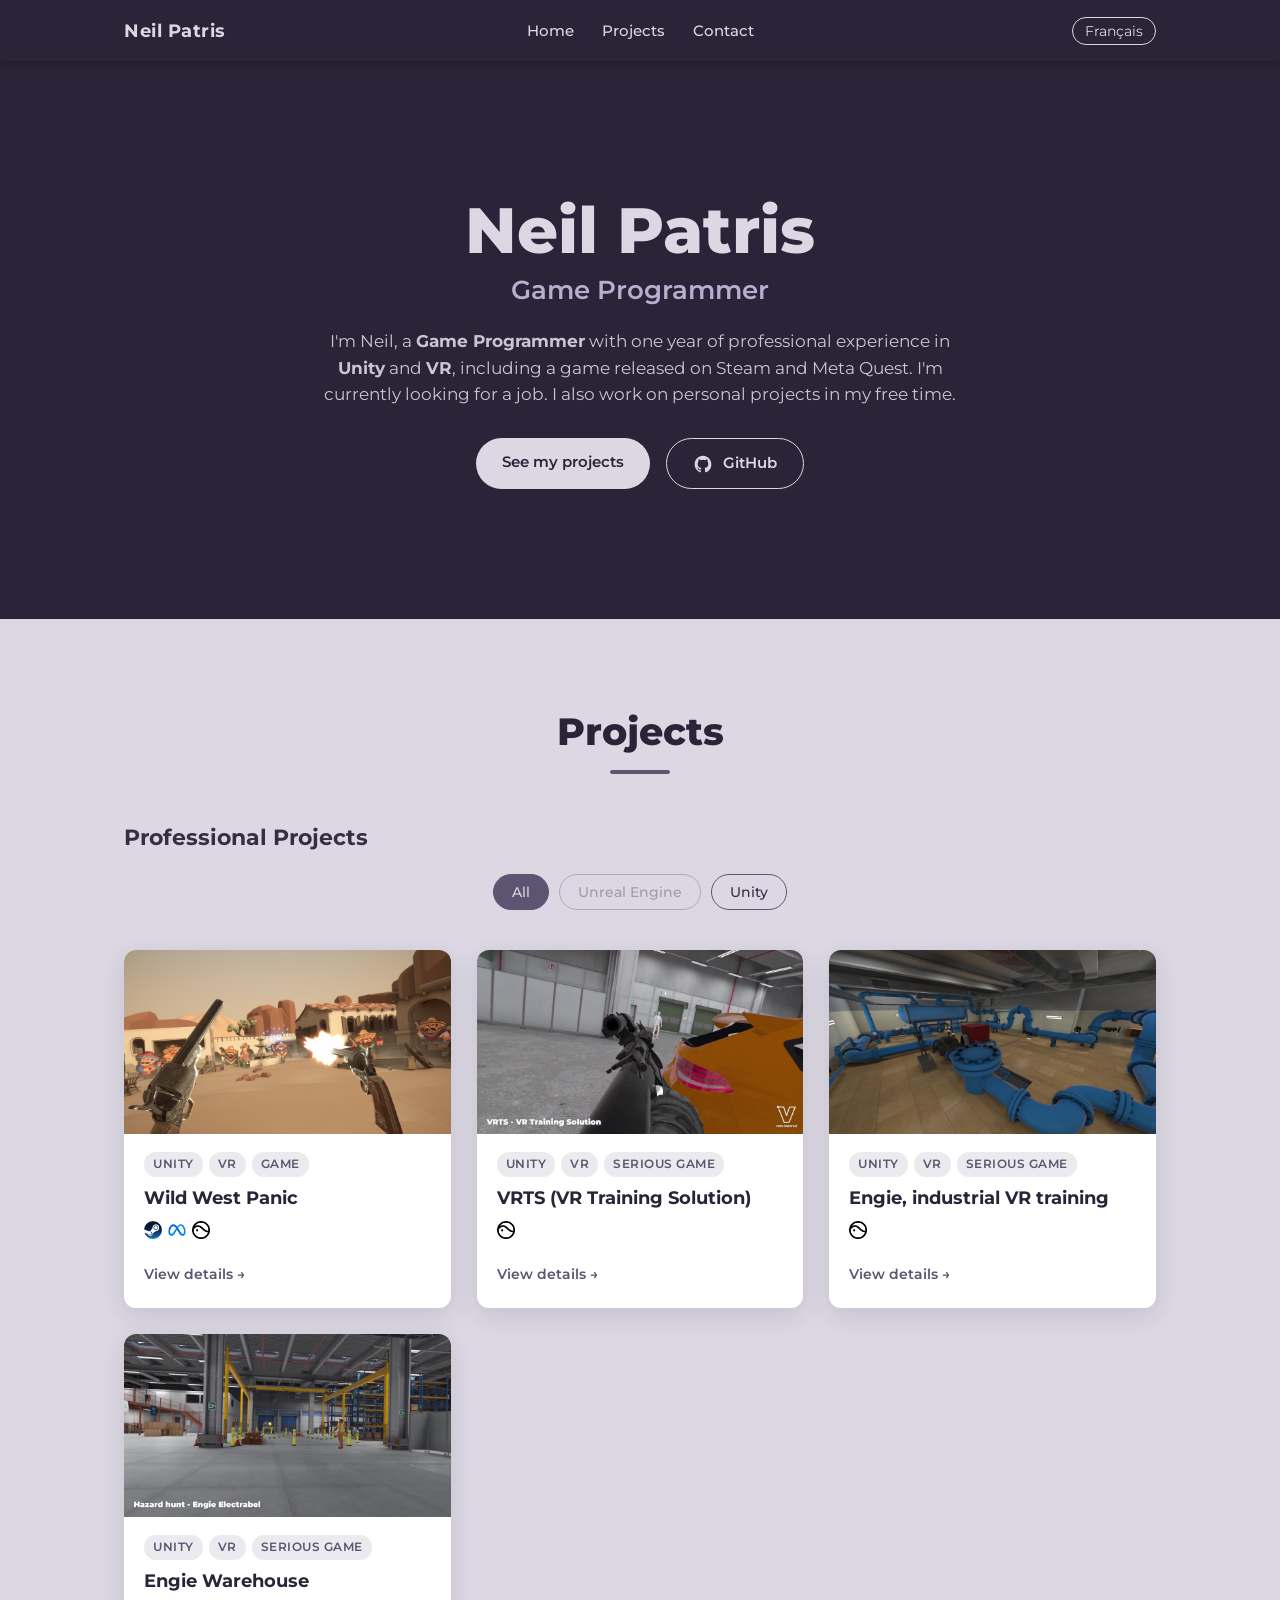
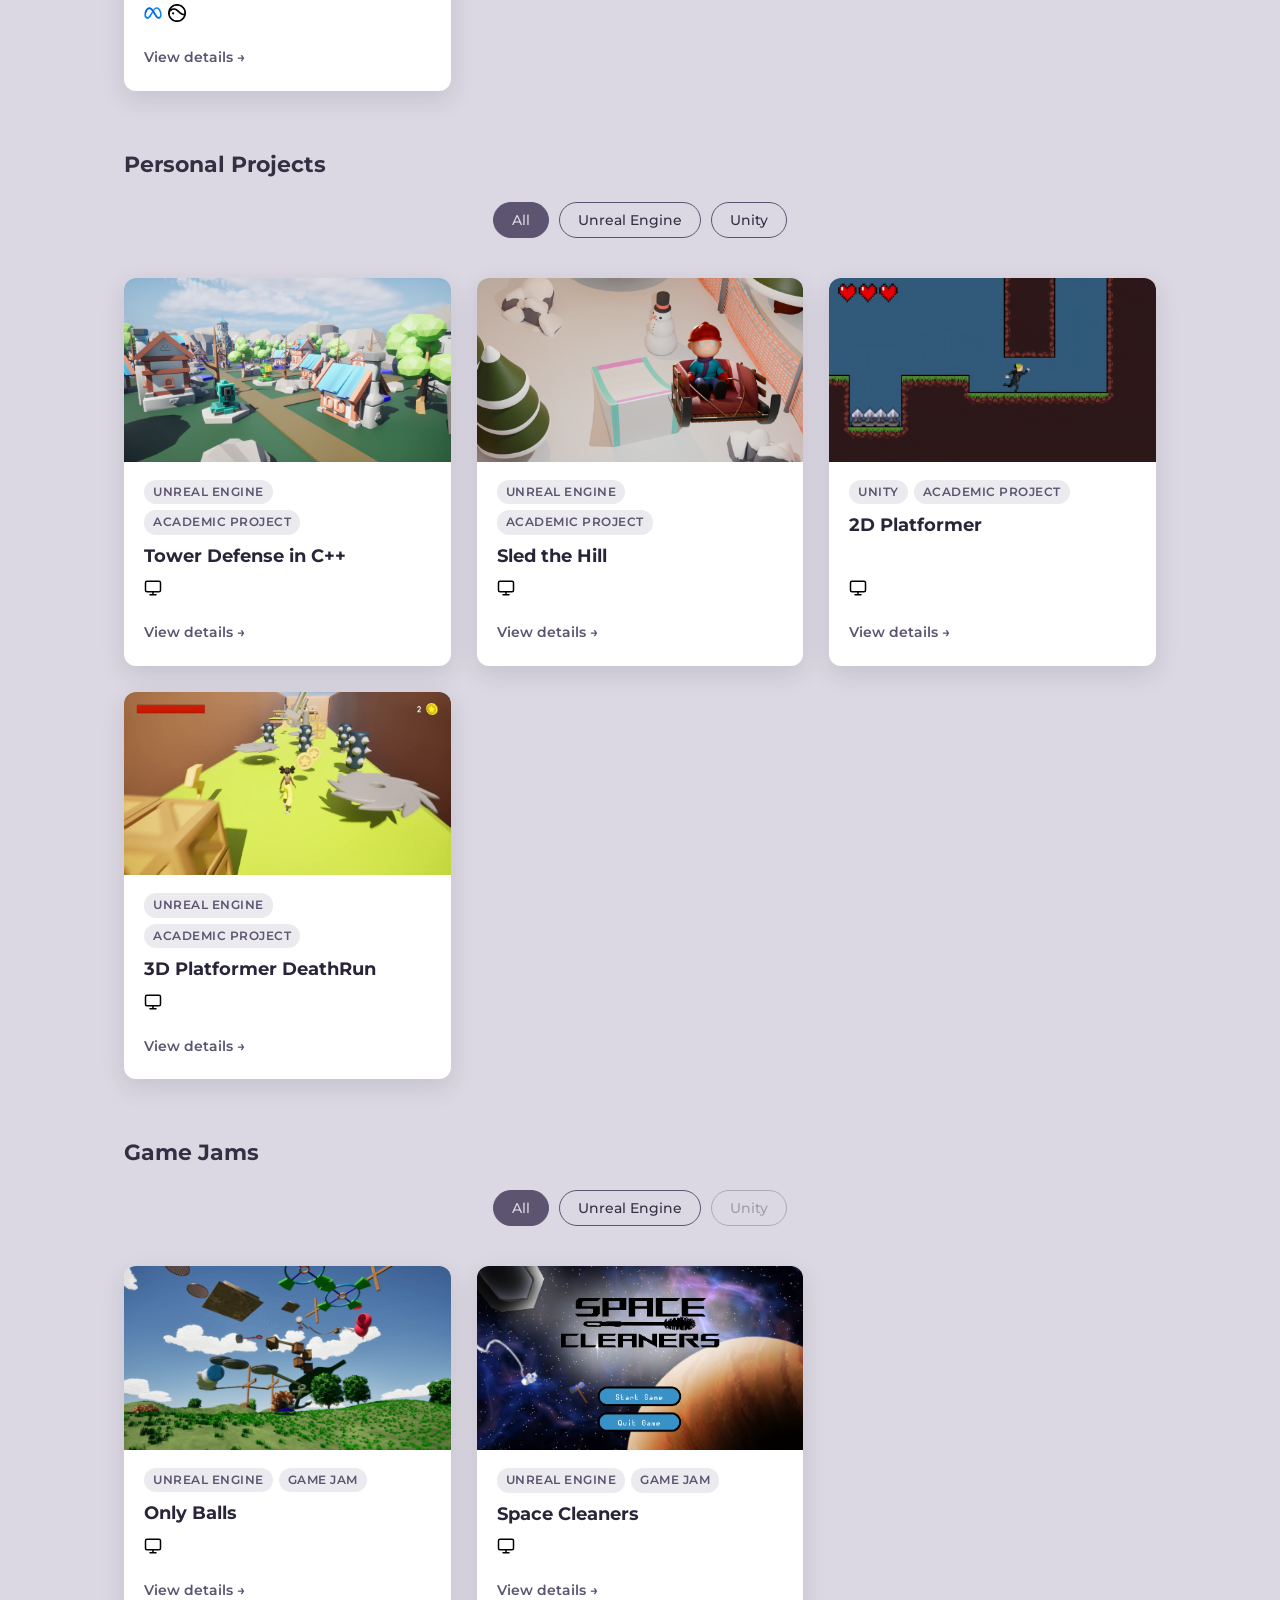
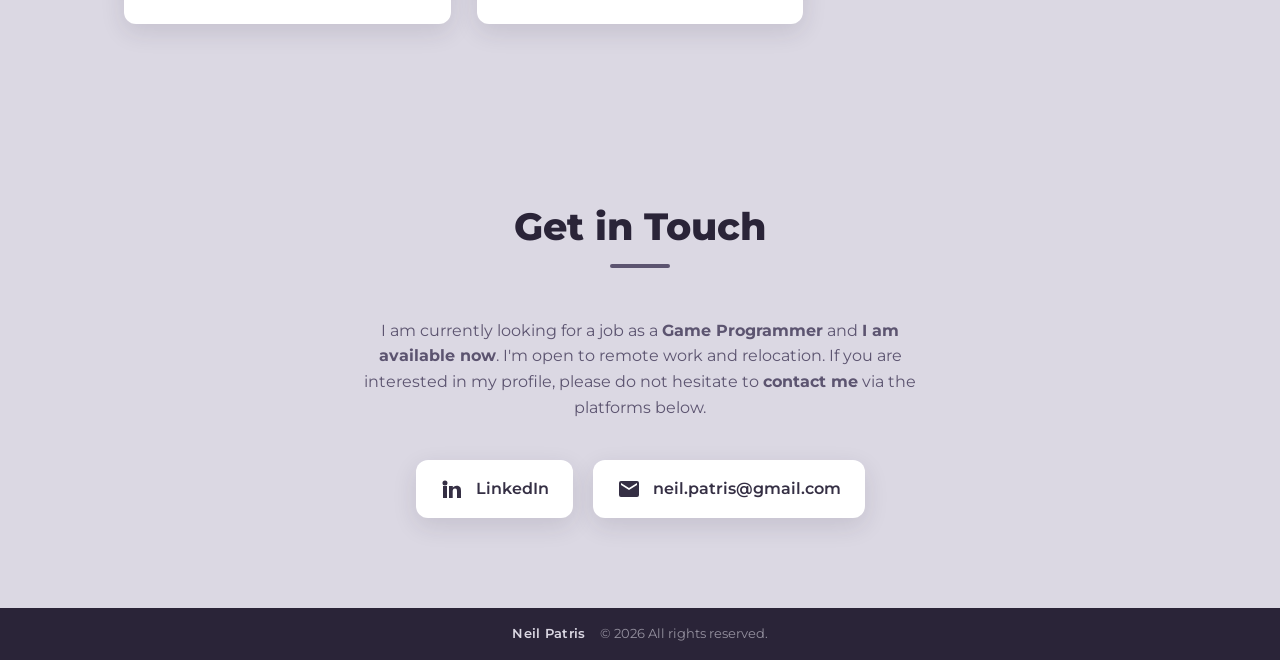
<file: index.html>
<!DOCTYPE html>
<html lang="en">
<head>
    <meta charset="UTF-8">
    <meta name="viewport" content="width=device-width, initial-scale=1.0">
    <title>Neil Patris | Game Programmer</title>
    <meta name="description" content="Portfolio de Neil Patris, Game Programmer. Gameplay, Unity, Unreal Engine, C#, C++ et développement VR.">

    <link rel="icon" type="image/png" href="img/favicon.png">

    <link rel="preconnect" href="https://fonts.googleapis.com">
    <link rel="preconnect" href="https://fonts.gstatic.com" crossorigin>
    <link href="https://fonts.googleapis.com/css2?family=Montserrat:wght@400;500;600;700;800&display=swap" rel="stylesheet">

    <link rel="stylesheet" href="css/style.css">
</head>
<body>

    <!-- NAVBAR -->
    <header class="nav">
        <div class="nav-inner">
            <a class="nav-logo" href="#accueil">Neil Patris</a>

            <nav class="nav-menu" id="nav-menu">
                <a href="#accueil" data-i18n="navHome">Home</a>
                <a href="#projets" data-i18n="navProjects">Projects</a>
                <a href="#contact" data-i18n="navContact">Contact</a>
            </nav>

            <div class="nav-right">
                <button class="lang-btn" id="lang-toggle" type="button">Français</button>
                <button class="nav-burger" id="nav-burger" aria-label="Menu" aria-expanded="false">
                    <span></span><span></span><span></span>
                </button>
            </div>
        </div>
    </header>

    <main>

        <!-- HERO -->
        <section class="hero" id="accueil">
            <div class="hero-content">
                <h1 class="hero-name">Neil Patris</h1>
                <h2 class="hero-role" data-i18n="heroRole">Game Programmer</h2>
                <p class="hero-text" data-i18n="heroText">
                    I'm Neil, a <strong>Game Programmer</strong> with one year of professional experience in <strong>Unity</strong> and <strong>VR</strong>,
                    including a game released on Steam and Meta Quest.
                    I'm currently looking for a job. I also work on personal projects in my free time.
                </p>
                <div class="hero-actions">
                    <a class="btn btn-primary" href="#projets" data-i18n="heroProjectsButton">Voir mes projets</a>
                    <a class="btn btn-github" href="https://github.com/neilpatris" target="_blank" rel="noopener">
                        <svg viewBox="0 0 24 24" aria-hidden="true"><path d="M12 2C6.48 2 2 6.58 2 12.25c0 4.53 2.87 8.37 6.84 9.73.5.1.68-.22.68-.49 0-.24-.01-.87-.01-1.71-2.78.62-3.37-1.37-3.37-1.37-.45-1.18-1.11-1.49-1.11-1.49-.91-.64.07-.62.07-.62 1 .07 1.53 1.05 1.53 1.05.89 1.56 2.34 1.11 2.91.85.09-.66.35-1.11.63-1.37-2.22-.26-4.56-1.14-4.56-5.07 0-1.12.39-2.03 1.03-2.75-.1-.26-.45-1.3.1-2.71 0 0 .84-.28 2.75 1.05a9.4 9.4 0 0 1 5 0c1.91-1.33 2.75-1.05 2.75-1.05.55 1.41.2 2.45.1 2.71.64.72 1.03 1.63 1.03 2.75 0 3.94-2.34 4.81-4.57 5.06.36.32.68.94.68 1.9 0 1.37-.01 2.48-.01 2.82 0 .27.18.6.69.49A10.02 10.02 0 0 0 22 12.25C22 6.58 17.52 2 12 2z"/></svg>
                        <span>GitHub</span>
                    </a>
                </div>
            </div>
        </section>

        <!-- PROJETS -->
        <section class="section" id="projets">
            <h2 class="section-title" data-i18n="projectsTitle">Projects</h2>

            <h3 class="subsection-title" data-i18n="proProjectsTitle">Professional Projects</h3>
            <div class="filter-bar" data-section="pro">
                <button class="filter-btn active" data-filter="all" data-i18n="filterAll">All</button>
                <button class="filter-btn" data-filter="Unreal Engine">Unreal Engine</button>
                <button class="filter-btn" data-filter="Unity">Unity</button>
            </div>

            <div class="projects-grid" id="pro-projects-grid">
                <!-- Cartes générées par js/projects.js -->
            </div>

            <h3 class="subsection-title" data-i18n="personalProjectsTitle">Personal Projects</h3>
            <div class="filter-bar" data-section="perso">
                <button class="filter-btn active" data-filter="all" data-i18n="filterAll">All</button>
                <button class="filter-btn" data-filter="Unreal Engine">Unreal Engine</button>
                <button class="filter-btn" data-filter="Unity">Unity</button>
            </div>

            <div class="projects-grid" id="projects-grid">
                <!-- Cartes générées par js/projects.js -->
            </div>

            <h3 class="subsection-title" data-i18n="gameJamsTitle">Game Jams</h3>
            <div class="filter-bar" data-section="jam">
                <button class="filter-btn active" data-filter="all" data-i18n="filterAll">All</button>
                <button class="filter-btn" data-filter="Unreal Engine">Unreal Engine</button>
                <button class="filter-btn" data-filter="Unity">Unity</button>
            </div>

            <div class="projects-grid" id="game-jam-grid">
                <!-- Cartes générées par js/projects.js -->
            </div>
        </section>

        <!-- CONTACT -->
        <section class="section" id="contact">
            <h2 class="section-title" data-i18n="contactTitle">Get in Touch</h2>
            <p class="contact-lead" data-i18n="contactText">
                I am currently looking for a job as a <strong>Game Programmer</strong> and <strong>I am available now</strong>.
                I'm open to remote work and relocation. If you are interested in my profile, please do not hesitate to <strong>contact me</strong> via the platforms below.
            </p>

            <div class="contact-cards">
                <a class="contact-card" href="https://www.linkedin.com/in/neil-patris-22a960195/" target="_blank" rel="noopener">
                    <svg viewBox="0 0 24 24" aria-hidden="true"><path d="M4.98 3.5a2.5 2.5 0 1 1 0 5 2.5 2.5 0 0 1 0-5zM3 9h4v12H3zM9 9h3.8v1.7h.05c.53-1 1.83-2.05 3.77-2.05C20.4 8.65 21 11 21 14.1V21h-4v-6.1c0-1.45-.03-3.3-2-3.3-2 0-2.3 1.57-2.3 3.2V21H9z"/></svg>
                    <span>LinkedIn</span>
                </a>

                <a class="contact-card" href="mailto:neil.patris@gmail.com">
                    <svg viewBox="0 0 24 24" aria-hidden="true"><path d="M20 4H4a2 2 0 0 0-2 2v12a2 2 0 0 0 2 2h16a2 2 0 0 0 2-2V6a2 2 0 0 0-2-2zm0 4-8 5-8-5V6l8 5 8-5z"/></svg>
                    <span>neil.patris@gmail.com</span>
                </a>
            </div>
        </section>

    </main>

    <!-- FOOTER -->
    <footer class="footer">
        <span class="footer-name">Neil Patris</span>
        <span class="footer-copy">© <span id="year"></span> <span data-i18n="footerRights">All rights reserved.</span></span>
    </footer>

    <!-- MODALE PROJET -->
    <div id="project-modal" class="modal" hidden>
        <div class="modal-backdrop" data-close></div>
        <div class="modal-box" role="dialog" aria-modal="true">
            <button class="modal-close" data-close aria-label="Close">&times;</button>
            <div id="modal-body"></div>
        </div>
    </div>

    <!-- VISIONNEUSE D'IMAGES -->
    <div id="media-viewer" class="media-viewer" hidden></div>

    <!-- Les scripts sont en bas de page pour que tout le HTML soit chargé avant -->
    <script src="js/fr_projects.js"></script>
    <script src="js/en_projects.js"></script>
    <script src="js/translations.js"></script>
    <script src="js/main.js"></script>
    <script src="js/projects.js"></script>

</body>
</html>
</file>
<file: css/style.css>
:root {
    --first-color: #dbd8e3;
    --second-color: #5c5470;
    --third-color: #352f44;
    --fourth-color: #2a2438;

    --text-dark: #2a2438;
    --text-muted: #5c5470;
    --card-bg: #ffffff;
    --radius: 12px;
    --max-width: 1080px;
    --shadow: 0 8px 24px rgba(42, 36, 56, 0.12);
}

* {
    box-sizing: border-box;
}

html {
    scroll-behavior: smooth;
    scroll-padding-top: 80px;
}

body {
    margin: 0;
    font-family: 'Montserrat', system-ui, sans-serif;
    color: var(--text-dark);
    background-color: var(--first-color);
    line-height: 1.6;
}

h1, h2, h3 {
    line-height: 1.2;
    margin: 0;
}

a {
    color: inherit;
    text-decoration: none;
}

img {
    max-width: 100%;
    display: block;
}


/*////////////////////////////////////////////////////////////////////////
// NAVBAR
////////////////////////////////////////////////////////////////////////*/

.nav {
    position: sticky;
    top: 0;
    z-index: 100;
    background-color: var(--fourth-color);
    box-shadow: 0 2px 10px rgba(0, 0, 0, 0.25);
}

.nav-inner {
    max-width: var(--max-width);
    margin: 0 auto;
    padding: 16px 24px;
    display: flex;
    align-items: center;
    justify-content: space-between;
}

.nav-logo {
    color: var(--first-color);
    font-weight: 700;
    font-size: 1.15rem;
    letter-spacing: 0.5px;
}

/* Liens centrés sur toute la largeur de la barre, peu importe la taille du logo et du bouton langue */
.nav-menu {
    position: absolute;
    left: 50%;
    transform: translateX(-50%);
    display: flex;
    align-items: center;
    gap: 28px;
}

.nav-right {
    display: flex;
    align-items: center;
    gap: 14px;
}

.nav-menu a {
    color: var(--first-color);
    font-size: 0.95rem;
    font-weight: 500;
    position: relative;
}

.nav-menu a::after {
    content: "";
    position: absolute;
    left: 0;
    bottom: -6px;
    width: 0;
    height: 2px;
    background-color: var(--first-color);
    transition: width 0.25s ease;
}

.nav-menu a:hover::after {
    width: 100%;
}

.lang-btn {
    background: transparent;
    border: 1px solid var(--first-color);
    color: var(--first-color);
    padding: 5px 12px;
    border-radius: 20px;
    cursor: pointer;
    font-size: 0.85rem;
    font-family: inherit;
    transition: background-color 0.25s ease, color 0.25s ease;
}

.lang-btn:hover {
    background-color: var(--first-color);
    color: var(--fourth-color);
}

.nav-burger {
    display: none;
    flex-direction: column;
    gap: 5px;
    background: none;
    border: none;
    cursor: pointer;
    padding: 4px;
}

.nav-burger span {
    width: 26px;
    height: 3px;
    background-color: var(--first-color);
    border-radius: 2px;
    transition: transform 0.3s ease, opacity 0.3s ease;
}


/*////////////////////////////////////////////////////////////////////////
// HERO
////////////////////////////////////////////////////////////////////////*/

.hero {
    min-height: 62vh;
    display: flex;
    align-items: center;
    justify-content: center;
    text-align: center;
    padding: 80px 24px;
    background-color: var(--fourth-color);
    color: var(--first-color);
}

.hero-content {
    max-width: 640px;
}

.hero-name {
    font-size: clamp(2.4rem, 6vw, 4rem);
    font-weight: 800;
    margin-bottom: 6px;
}

.hero-role {
    font-size: clamp(1.1rem, 3vw, 1.6rem);
    font-weight: 600;
    color: #b7afd0;
    margin-bottom: 22px;
}

.hero-text {
    font-size: 1.05rem;
    opacity: 0.9;
    margin: 0 auto 30px;
}

.hero-actions {
    display: flex;
    gap: 16px;
    flex-wrap: wrap;
    justify-content: center;
}

.btn {
    display: inline-block;
    padding: 12px 26px;
    border-radius: 30px;
    font-weight: 600;
    font-size: 0.95rem;
    transition: transform 0.2s ease, background-color 0.25s ease, color 0.25s ease;
}

.btn:hover {
    transform: translateY(-2px);
}

.btn-primary {
    background-color: var(--first-color);
    color: var(--fourth-color);
}

.btn-github {
    display: inline-flex;
    align-items: center;
    gap: 10px;
    border: 1.5px solid var(--first-color);
    color: var(--first-color);
}

.btn-github svg {
    width: 20px;
    height: 20px;
    fill: currentColor;
}

.btn-github:hover {
    background-color: var(--first-color);
    color: var(--fourth-color);
}

.btn-primary:hover {
    background-color: #ffffff;
}


/*////////////////////////////////////////////////////////////////////////
// SECTIONS
////////////////////////////////////////////////////////////////////////*/

.section {
    max-width: var(--max-width);
    margin: 0 auto;
    padding: 90px 24px;
}

.section-title {
    font-size: clamp(1.8rem, 4vw, 2.4rem);
    font-weight: 800;
    color: var(--fourth-color);
    text-align: center;
    margin-bottom: 50px;
    position: relative;
}

.section-title::after {
    content: "";
    display: block;
    width: 60px;
    height: 4px;
    background-color: var(--second-color);
    margin: 14px auto 0;
    border-radius: 2px;
}

.subsection-title {
    font-size: 1.4rem;
    font-weight: 700;
    color: var(--third-color);
    margin-bottom: 24px;
}

#pro-projects-grid,
#projects-grid {
    margin-bottom: 60px;
}


/*////////////////////////////////////////////////////////////////////////
// FILTRES PROJETS
////////////////////////////////////////////////////////////////////////*/

.filter-bar {
    display: flex;
    justify-content: center;
    flex-wrap: wrap;
    gap: 10px;
    margin-bottom: 40px;
}

.filter-btn {
    background: transparent;
    border: 1.5px solid var(--second-color);
    color: var(--third-color);
    padding: 8px 18px;
    border-radius: 20px;
    cursor: pointer;
    font-family: inherit;
    font-size: 0.9rem;
    font-weight: 500;
    transition: background-color 0.25s ease, color 0.25s ease;
}

.filter-btn:hover {
    background-color: rgba(92, 84, 112, 0.12);
}

.filter-btn:disabled {
    opacity: 0.35;
    cursor: default;
}

.filter-btn:disabled:hover {
    background-color: transparent;
}

.filter-btn.active {
    background-color: var(--second-color);
    color: var(--first-color);
}


/*////////////////////////////////////////////////////////////////////////
// GRILLE DE PROJETS
////////////////////////////////////////////////////////////////////////*/

.projects-grid {
    display: grid;
    grid-template-columns: repeat(auto-fill, minmax(300px, 1fr));
    gap: 26px;
}

.project-card {
    background-color: var(--card-bg);
    border-radius: var(--radius);
    overflow: hidden;
    box-shadow: var(--shadow);
    cursor: pointer;
    transition: transform 0.25s ease, box-shadow 0.25s ease;
    display: flex;
    flex-direction: column;
}

.project-card:hover {
    transform: translateY(-6px);
    box-shadow: 0 14px 32px rgba(42, 36, 56, 0.22);
}

.project-thumb {
    aspect-ratio: 16 / 9;
    overflow: hidden;
    background-color: var(--third-color);
}

.project-thumb img {
    width: 100%;
    height: 100%;
    object-fit: cover;
    transition: transform 0.35s ease;
}

.project-card:hover .project-thumb img {
    transform: scale(1.06);
}

.project-info {
    padding: 18px 20px 22px;
    display: flex;
    flex-direction: column;
    gap: 10px;
    flex: 1;
}

.project-info h3 {
    font-size: 1.15rem;
    color: var(--fourth-color);
}

.project-tags {
    display: flex;
    flex-wrap: wrap;
    gap: 6px;
}

.project-tags span {
    font-size: 0.72rem;
    font-weight: 600;
    text-transform: uppercase;
    letter-spacing: 0.5px;
    color: var(--second-color);
    background-color: rgba(92, 84, 112, 0.12);
    padding: 3px 9px;
    border-radius: 12px;
}

.project-meta {
    font-size: 0.85rem;
    color: var(--text-muted);
    margin-top: auto;
}

.platform-logo {
    display: inline-block;
    width: 18px;
    height: 18px;
    margin-right: 6px;
    vertical-align: middle;
    object-fit: contain;
}

.project-more {
    font-size: 0.85rem;
    font-weight: 600;
    color: var(--second-color);
}


/*////////////////////////////////////////////////////////////////////////
// CONTACT
////////////////////////////////////////////////////////////////////////*/

.contact-lead {
    text-align: center;
    max-width: 560px;
    margin: 0 auto 40px;
    color: var(--text-muted);
}

.contact-cards {
    display: flex;
    justify-content: center;
    flex-wrap: wrap;
    gap: 20px;
}

.contact-card {
    display: flex;
    align-items: center;
    gap: 12px;
    background-color: var(--card-bg);
    padding: 16px 24px;
    border-radius: var(--radius);
    box-shadow: var(--shadow);
    font-weight: 600;
    color: var(--third-color);
    transition: transform 0.2s ease, background-color 0.25s ease, color 0.25s ease;
}

.contact-card:hover {
    transform: translateY(-3px);
    background-color: var(--fourth-color);
    color: var(--first-color);
}

.contact-card svg {
    width: 24px;
    height: 24px;
    fill: currentColor;
}


/*////////////////////////////////////////////////////////////////////////
// FOOTER
////////////////////////////////////////////////////////////////////////*/

.footer {
    background-color: var(--fourth-color);
    color: var(--first-color);
    padding: 16px 24px;
    display: flex;
    flex-wrap: wrap;
    align-items: center;
    justify-content: center;
    gap: 6px 14px;
    text-align: center;
    font-size: 0.8rem;
}

.footer-name {
    font-weight: 600;
    letter-spacing: 0.3px;
}

.footer-copy {
    opacity: 0.6;
}


/*////////////////////////////////////////////////////////////////////////
// MODALE PROJET
////////////////////////////////////////////////////////////////////////*/

.modal {
    position: fixed;
    inset: 0;
    z-index: 300;
    display: flex;
    align-items: center;
    justify-content: center;
    padding: 20px;
}

.modal[hidden] {
    display: none;
}

.modal-backdrop {
    position: absolute;
    inset: 0;
    background-color: rgba(20, 16, 28, 0.75);
    backdrop-filter: blur(3px);
}

.modal-box {
    position: relative;
    width: 100%;
    max-width: 860px;
    max-height: 88vh;
    overflow-y: auto;
    background-color: var(--fourth-color);
    color: var(--first-color);
    border-radius: var(--radius);
    padding: 34px 30px;
    box-shadow: 0 20px 50px rgba(0, 0, 0, 0.5);
    animation: modalIn 0.25s ease;
}

@keyframes modalIn {
    from {
        opacity: 0;
        transform: translateY(12px);
    }

    to {
        opacity: 1;
        transform: translateY(0);
    }
}

.modal-close {
    position: absolute;
    top: 14px;
    right: 18px;
    background: none;
    border: none;
    color: var(--first-color);
    font-size: 2rem;
    line-height: 1;
    cursor: pointer;
}

.modal-box h2 {
    font-size: 1.8rem;
    margin-bottom: 6px;
}

.modal-pitch {
    font-style: italic;
    opacity: 0.85;
    margin-bottom: 24px;
}

.modal-box h3 {
    font-size: 1.1rem;
    margin: 26px 0 12px;
    padding-bottom: 6px;
    border-bottom: 2px solid var(--second-color);
    text-transform: uppercase;
    letter-spacing: 0.5px;
}

.modal-infos {
    display: flex;
    flex-wrap: wrap;
    gap: 10px;
    list-style: none;
    padding: 0;
    margin: 0;
}

.modal-infos li {
    background-color: var(--third-color);
    padding: 8px 14px;
    border-radius: 8px;
    font-size: 0.85rem;
}

.modal-infos strong {
    display: block;
    font-size: 0.7rem;
    text-transform: uppercase;
    letter-spacing: 0.5px;
    color: #b7afd0;
    margin-bottom: 2px;
}

.modal-list {
    margin: 0;
    padding-left: 20px;
}

.modal-list li {
    margin-bottom: 10px;
    opacity: 0.92;
}

.modal-list strong {
    display: block;
    color: #ffffff;
}

.modal-videos {
    display: grid;
    gap: 12px;
}

.modal-videos iframe {
    width: 100%;
    aspect-ratio: 16 / 9;
    border: none;
    border-radius: 8px;
    background-color: #000000;
}

.modal-gallery {
    display: grid;
    grid-template-columns: repeat(auto-fill, minmax(180px, 1fr));
    gap: 12px;
}

.modal-gallery .gallery-item {
    width: 100%;
    cursor: zoom-in;
}

.media-viewer {
    position: fixed;
    inset: 0;
    z-index: 400;
    display: flex;
    align-items: center;
    justify-content: center;
    padding: 20px;
    background-color: rgba(10, 8, 14, 0.92);
    cursor: zoom-out;
}

.media-viewer[hidden] {
    display: none;
}

.media-viewer img,
.media-viewer video {
    max-width: 100%;
    max-height: 90vh;
    border-radius: 8px;
}

.modal-gallery img,
.modal-gallery video {
    border-radius: 8px;
    aspect-ratio: 16 / 9;
    object-fit: cover;
}

.modal-links {
    display: flex;
    flex-wrap: wrap;
    gap: 12px;
}

.modal-links a {
    background-color: var(--second-color);
    color: var(--first-color);
    padding: 10px 20px;
    border-radius: 24px;
    font-weight: 600;
    font-size: 0.85rem;
    transition: background-color 0.25s ease;
}

.modal-links a:hover {
    background-color: var(--first-color);
    color: var(--fourth-color);
}


/*////////////////////////////////////////////////////////////////////////
// RESPONSIVE
////////////////////////////////////////////////////////////////////////*/

@media (max-width: 720px) {
    .nav-burger {
        display: flex;
    }

    .nav-menu {
        position: absolute;
        top: 100%;
        left: 0;
        transform: none;
        width: 100%;
        flex-direction: column;
        gap: 0;
        background-color: var(--fourth-color);
        max-height: 0;
        overflow: hidden;
        transition: max-height 0.3s ease;
    }

    .nav-menu.open {
        max-height: 240px;
    }

    .nav-menu a {
        padding: 14px 24px;
        width: 100%;
    }

    .nav-menu a::after {
        display: none;
    }

    .section {
        padding: 64px 20px;
    }

    .footer {
        flex-direction: column;
        text-align: center;
    }
}
</file>
